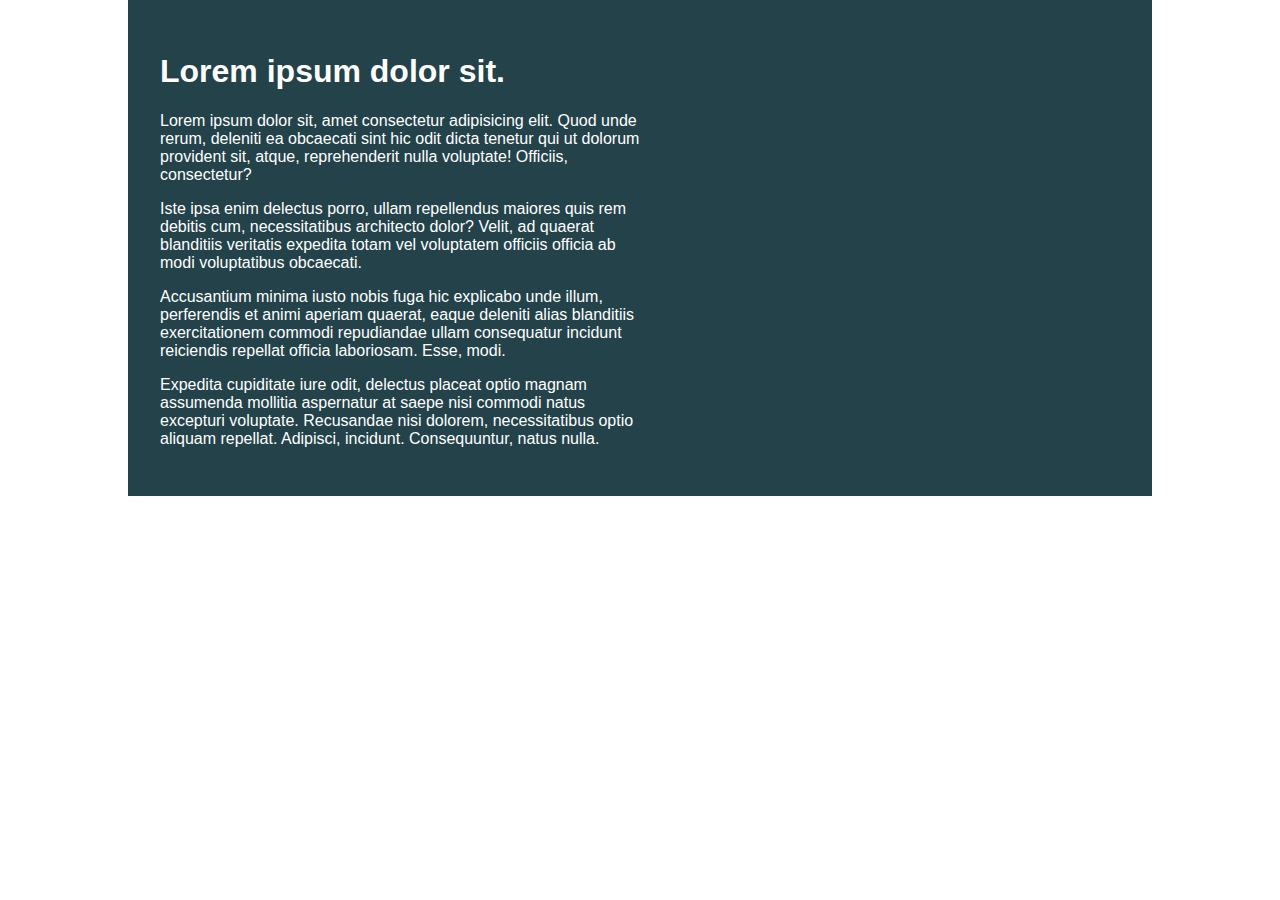
<file: challenge01/index.html>
<!DOCTYPE html>
<html lang="en">

<head>
    <meta charset="UTF-8">
    <meta name="viewport" content="width=device-width, initial-scale=1.0">
    <title>Day 01</title>

    <link rel="stylesheet" href="style.css">
</head>

<body>
    <div class="container">
        <div class="intro-content">
            <h1>Lorem ipsum dolor sit.</h1>
            <p>Lorem ipsum dolor sit, amet consectetur adipisicing elit. Quod unde rerum, deleniti ea obcaecati sint hic
                odit dicta tenetur qui ut dolorum provident sit, atque, reprehenderit nulla voluptate! Officiis,
                consectetur?</p>
            <p>Iste ipsa enim delectus porro, ullam repellendus maiores quis rem debitis cum, necessitatibus architecto
                dolor? Velit, ad quaerat blanditiis veritatis expedita totam vel voluptatem officiis officia ab modi
                voluptatibus obcaecati.</p>
            <p>Accusantium minima iusto nobis fuga hic explicabo unde illum, perferendis et animi aperiam quaerat, eaque
                deleniti alias blanditiis exercitationem commodi repudiandae ullam consequatur incidunt reiciendis
                repellat officia laboriosam. Esse, modi.</p>
            <p>Expedita cupiditate iure odit, delectus placeat optio magnam assumenda mollitia aspernatur at saepe nisi
                commodi natus excepturi voluptate. Recusandae nisi dolorem, necessitatibus optio aliquam repellat.
                Adipisci, incidunt. Consequuntur, natus nulla.</p>
        </div>
    </div>
</body>

</html>
</file>
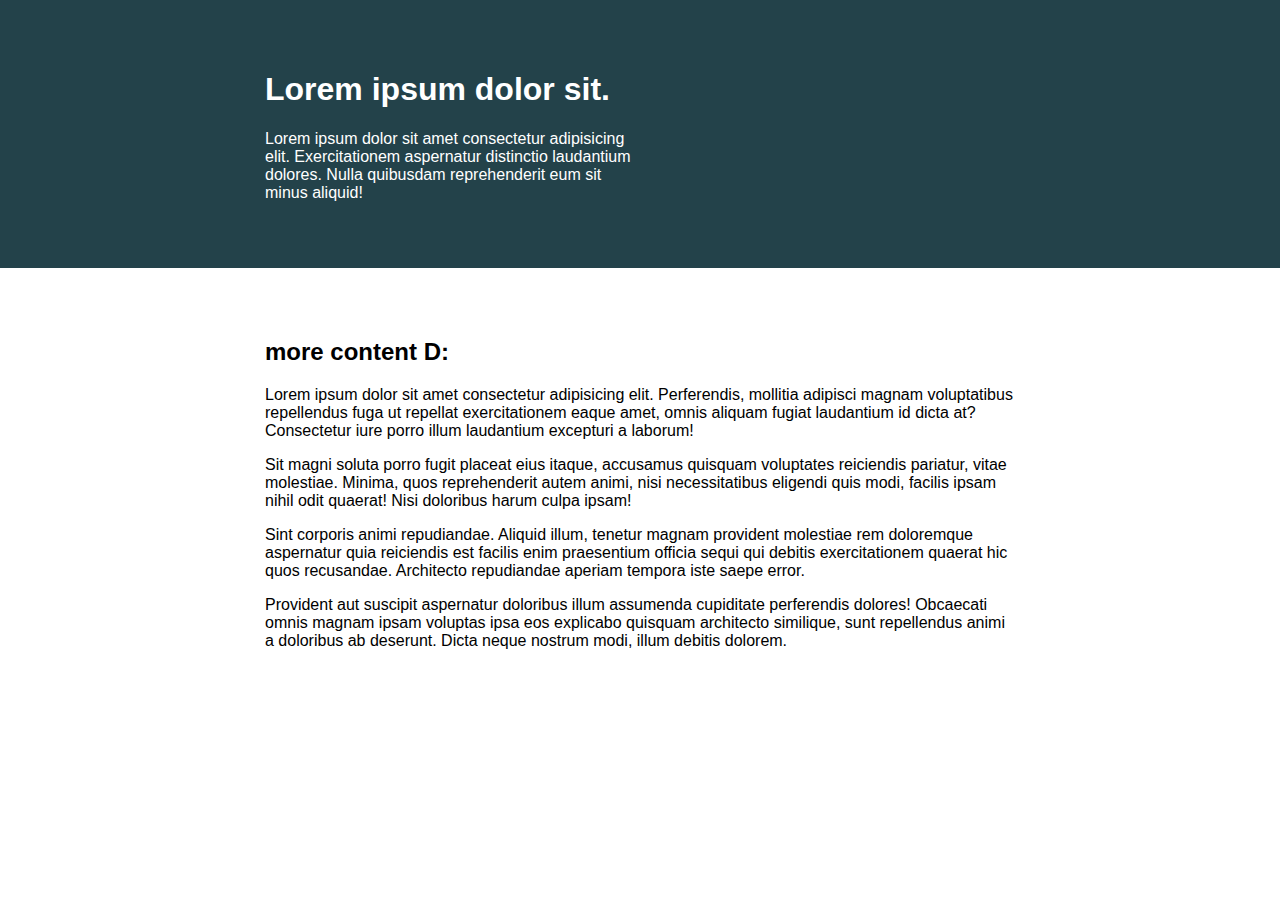
<file: challenge02/index.html>
<!DOCTYPE html>
<html lang="en">
<head> 
    <meta charset="UTF-8">
    <meta name="viewport" content="width=device-width, initial-scale=1.0">
    <title>Day 01</title>
 
    <link rel="stylesheet" href="style.css">
</head>
<body>

    <div class="color">
        <div class="container">
            <div class="intro-content">
                <h1>Lorem ipsum dolor sit.</h1>
                <p>Lorem ipsum dolor sit amet consectetur adipisicing elit. Exercitationem aspernatur distinctio laudantium dolores. Nulla quibusdam reprehenderit eum sit minus aliquid!</p>
            </div>
        </div>
    </div>

    <div class="container">
        <div class="btm-content">
            <h2>more content D:</h2>
                <p>Lorem ipsum dolor sit amet consectetur adipisicing elit. Perferendis, mollitia adipisci magnam voluptatibus repellendus fuga ut repellat exercitationem eaque amet, omnis aliquam fugiat laudantium id dicta at? Consectetur iure porro illum laudantium excepturi a laborum!</p>
                <p>Sit magni soluta porro fugit placeat eius itaque, accusamus quisquam voluptates reiciendis pariatur, vitae molestiae. Minima, quos reprehenderit autem animi, nisi necessitatibus eligendi quis modi, facilis ipsam nihil odit quaerat! Nisi doloribus harum culpa ipsam!</p>
                <p>Sint corporis animi repudiandae. Aliquid illum, tenetur magnam provident molestiae rem doloremque aspernatur quia reiciendis est facilis enim praesentium officia sequi qui debitis exercitationem quaerat hic quos recusandae. Architecto repudiandae aperiam tempora iste saepe error.</p>
                <p>Provident aut suscipit aspernatur doloribus illum assumenda cupiditate perferendis dolores! Obcaecati omnis magnam ipsam voluptas ipsa eos explicabo quisquam architecto similique, sunt repellendus animi a doloribus ab deserunt. Dicta neque nostrum modi, illum debitis dolorem.</p>
        </div>
    </div>

</body>
</html>
</file>
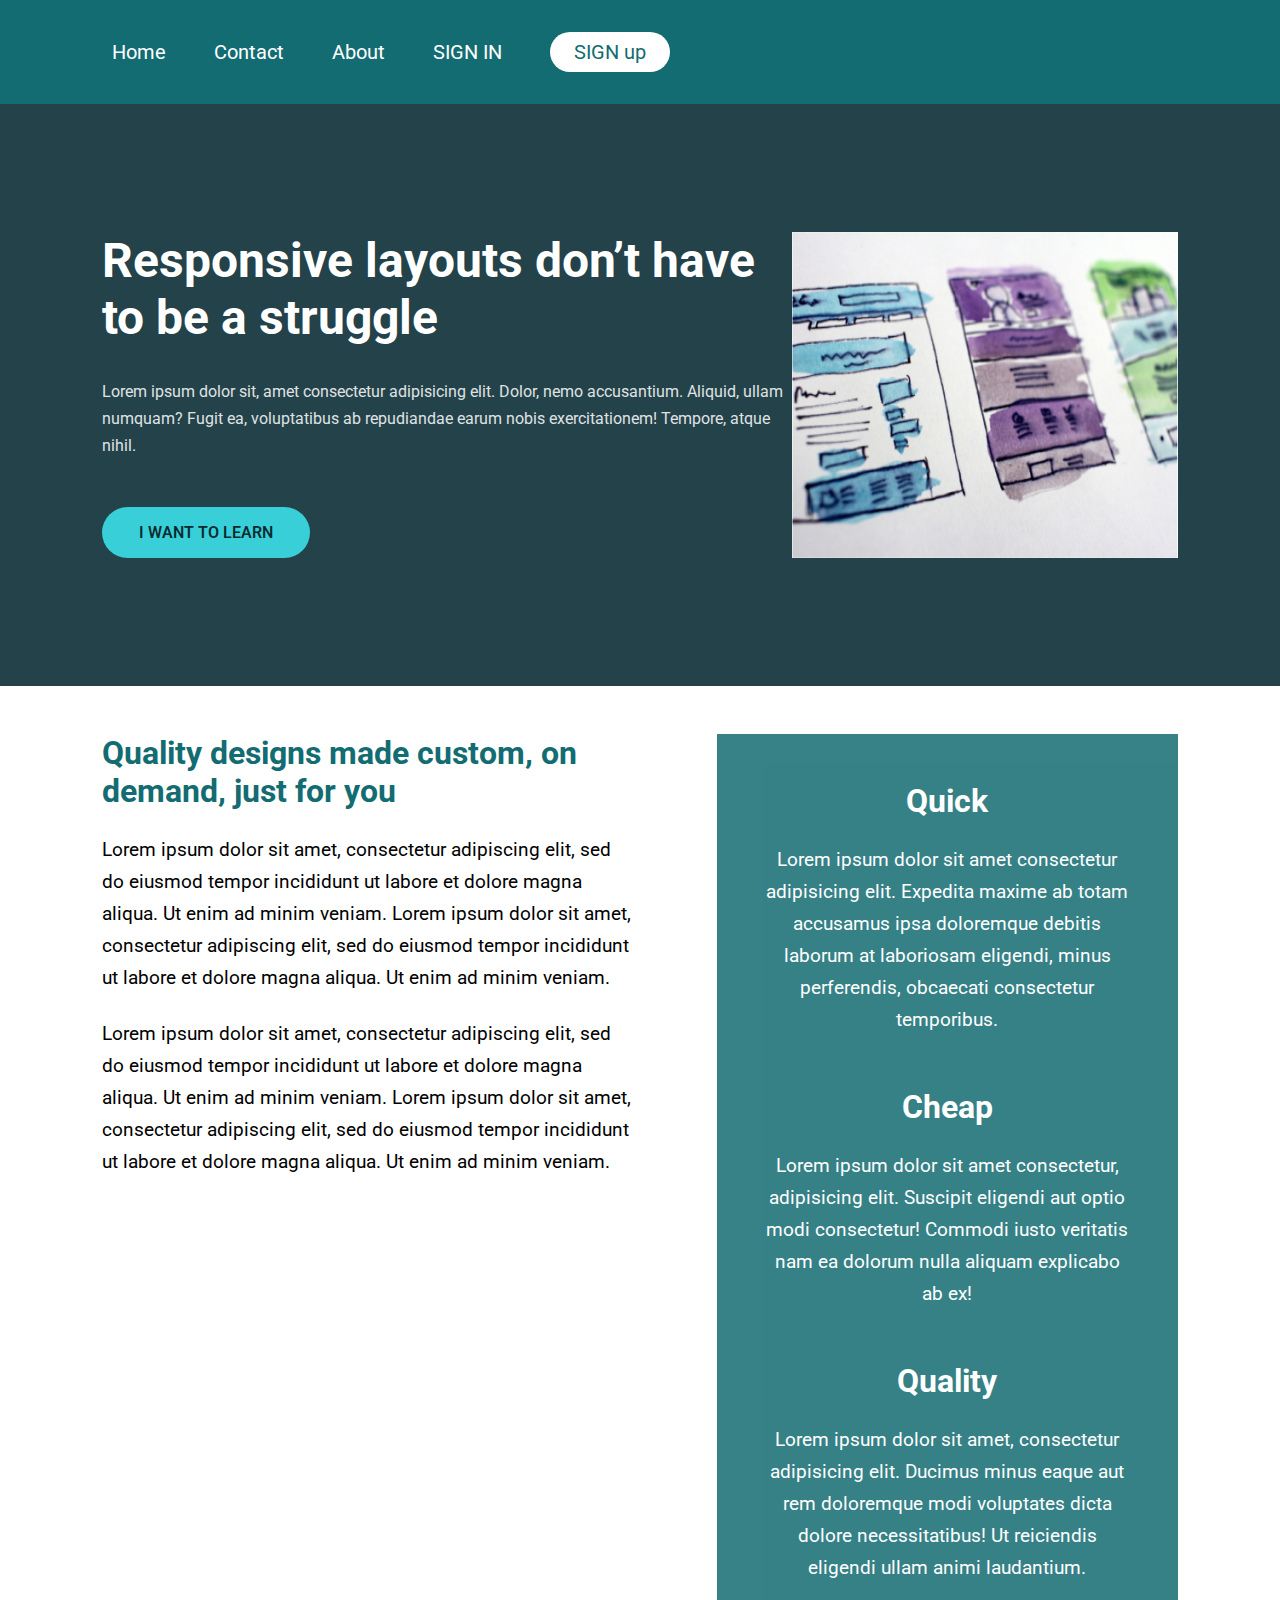
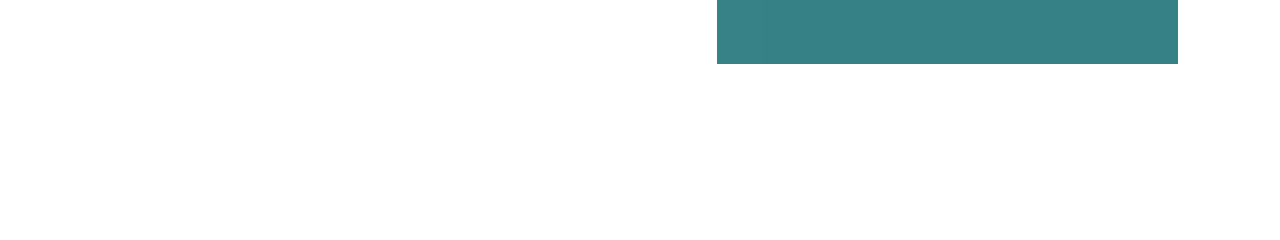
<file: challenge03/index.html>
<!DOCTYPE html>
<html lang="en">
<head>
    <meta charset="UTF-8">
    <meta name="viewport" content="width=device-width, initial-scale=1.0">
    <link rel="preconnect" href="https://fonts.googleapis.com">
    <link rel="preconnect" href="https://fonts.gstatic.com" crossorigin>
    <link href="https://fonts.googleapis.com/css2?family=Roboto:ital,wght@0,400;0,700;0,900;1,700&display=swap" rel="stylesheet">
    <link rel="stylesheet" href="style.css">
    <title>Challenge3</title>
</head>
<body>
    <nav class="nav_container">
        <ul class="nav-list">
            <li class="list-item">Home</li>
            <li class="list-item">Contact</li>
            <li class="list-item">About</li>
            <li class="list-item">SIGN IN</li>
            <li class="list-item spl-btn">SIGN up</li>
        </ul>
    </nav>
    <div class="container flex contStyle">
        
        <div class="content">
            <div class="title">
                <h1>Responsive layouts don’t have to be a struggle
                </h1>
            </div>
            <div class="para">
                <p>
                    Lorem ipsum dolor sit, amet consectetur adipisicing elit. Dolor, nemo accusantium. Aliquid, ullam numquam? Fugit ea, voluptatibus ab repudiandae earum nobis exercitationem! Tempore, atque nihil.
                </p>
            </div>
            <div class="button">
                <a href="">I WANT TO LEARN</a>
            </div>
        </div>
        <img src="img/hero-img.jpg" alt="">
    </div>
    <div class="newBottom flex container">
        <div>
            <h1 class="nb-title">Quality designs made custom, on demand, just for you</h1>
            <p>
                Lorem ipsum dolor sit amet, consectetur adipiscing elit, sed do eiusmod tempor incididunt ut labore et dolore magna aliqua. Ut enim ad minim veniam. Lorem ipsum dolor sit amet, consectetur adipiscing elit, sed do eiusmod tempor incididunt ut labore et dolore magna aliqua. Ut enim ad minim veniam.
            </p>
            <p>
                Lorem ipsum dolor sit amet, consectetur adipiscing elit, sed do eiusmod tempor incididunt ut labore et dolore magna aliqua. Ut enim ad minim veniam. Lorem ipsum dolor sit amet, consectetur adipiscing elit, sed do eiusmod tempor incididunt ut labore et dolore magna aliqua. Ut enim ad minim veniam.
            </p>
        </div>
        <div class="row top">
            <div class="col">
                <div class="col-title">
                    Quick
                </div>
                <p>
                    Lorem ipsum dolor sit amet consectetur adipisicing elit. Expedita maxime ab totam accusamus ipsa doloremque debitis laborum at laboriosam eligendi, minus perferendis, obcaecati consectetur temporibus.
                </p>
            </div>
            <div class="col">
                <div class="col-title">
                    Cheap
                </div>
                <p>
                    Lorem ipsum dolor sit amet consectetur, adipisicing elit. Suscipit eligendi aut optio modi consectetur! Commodi iusto veritatis nam ea dolorum nulla aliquam explicabo ab ex!
                </p>
            </div>
            <div class="col">
                <div class="col-title">
                    Quality
                </div>
                <p>
                    Lorem ipsum dolor sit amet, consectetur adipisicing elit. Ducimus minus eaque aut rem doloremque modi voluptates dicta dolore necessitatibus! Ut reiciendis eligendi ullam animi laudantium.
                </p>
            </div>
        </div>
</div>
    <!-- <div class="bottom row">
        <div class="col">
            <div class="col-title bt">
                Quick
            </div>
            <p>
                Lorem ipsum dolor sit amet consectetur adipisicing elit. Expedita maxime ab totam accusamus ipsa doloremque debitis laborum at laboriosam eligendi, minus perferendis, obcaecati consectetur temporibus.
            </p>
        </div>
        <div class="col">
            <div class="col-title bt">
                Quick
            </div>
            <p>
                Lorem ipsum dolor sit amet consectetur adipisicing elit. Expedita maxime ab totam accusamus ipsa doloremque debitis laborum at laboriosam eligendi, minus perferendis, obcaecati consectetur temporibus.
            </p>
        </div>
    </div> -->
</body>
</html>
</file>
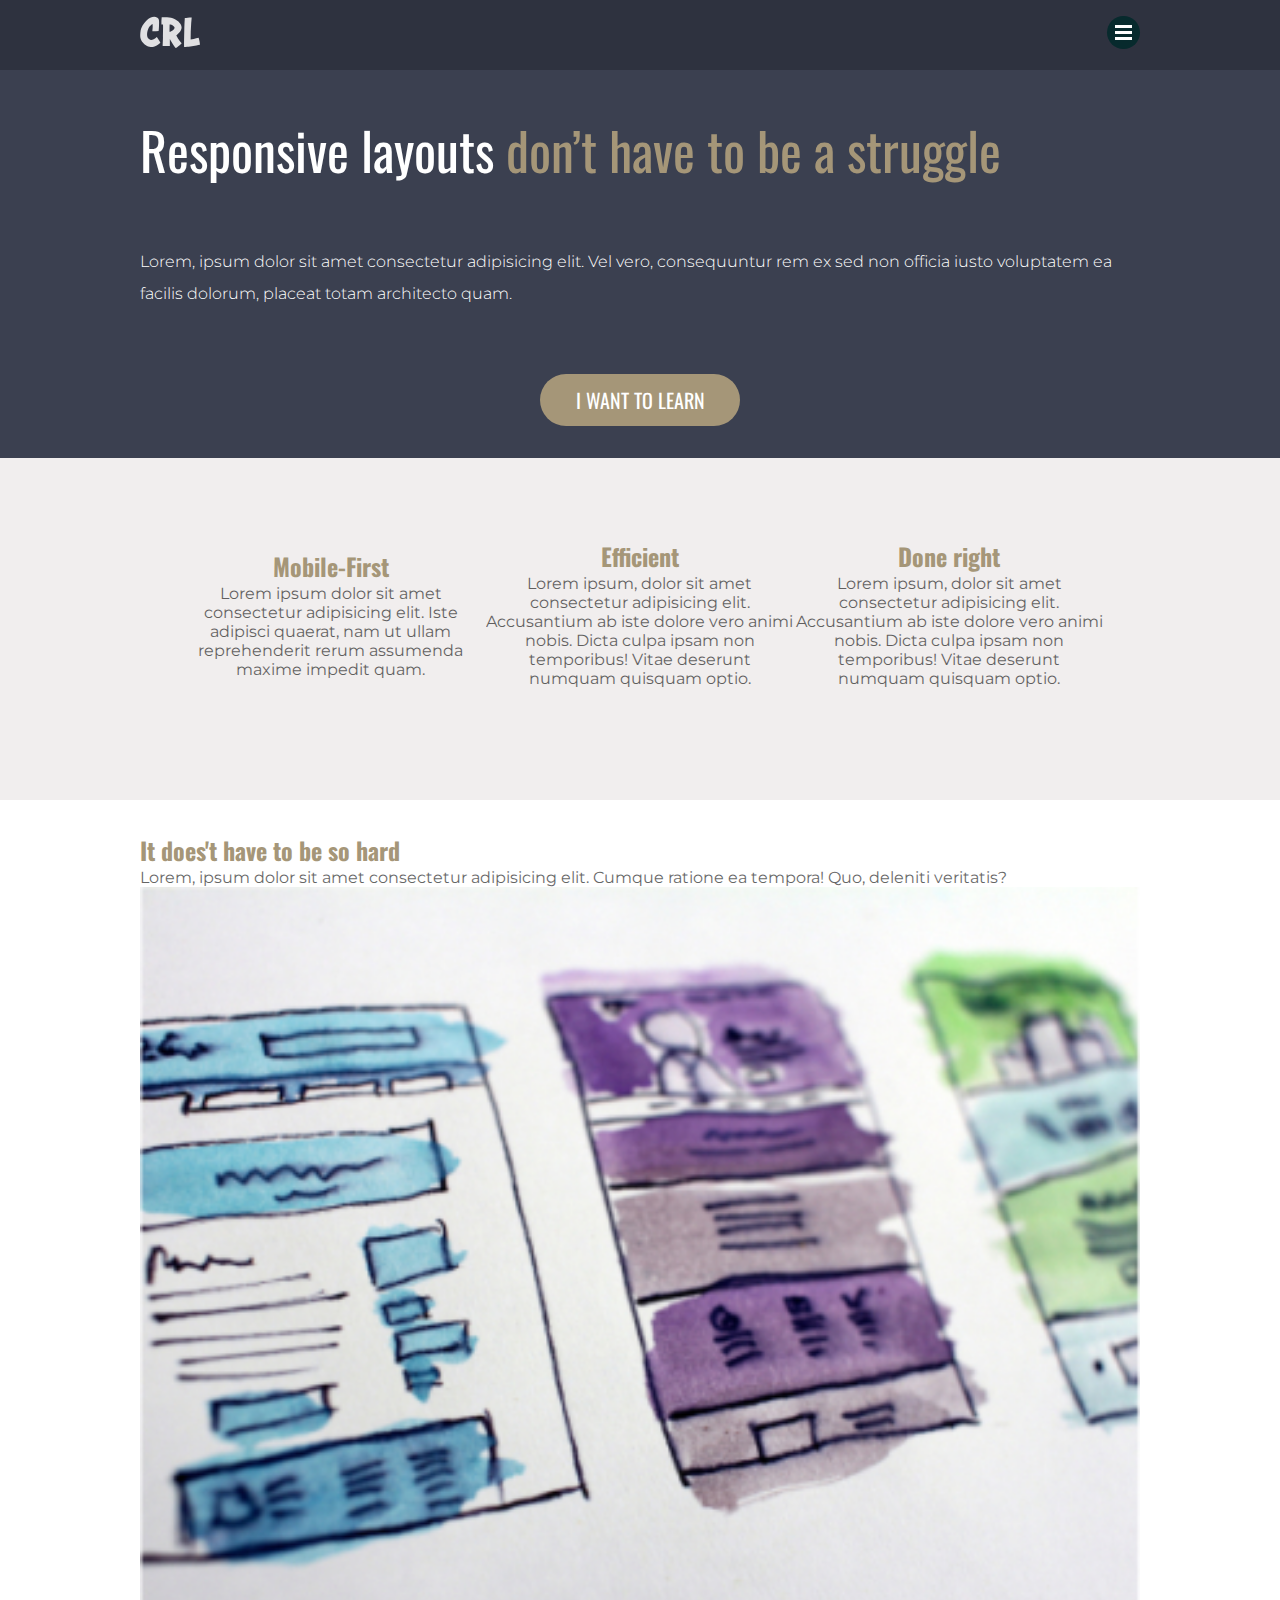
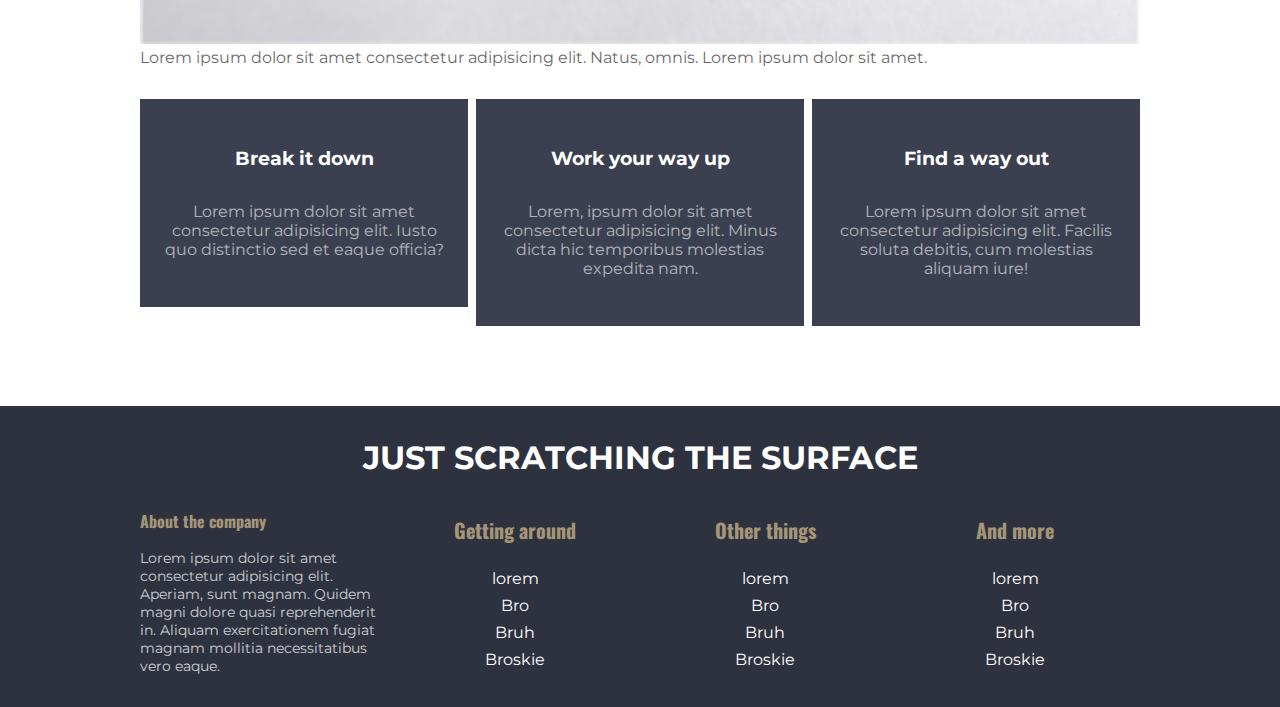
<file: final-challenge/index.html>
<!DOCTYPE html>
<html lang="en">
<head>
    <meta charset="UTF-8">
    <meta name="viewport" content="width=device-width, initial-scale=1.0">
    <link rel="preconnect" href="https://fonts.googleapis.com">
    <link rel="preconnect" href="https://fonts.gstatic.com" crossorigin>
    <link href="https://fonts.googleapis.com/css2?family=Montserrat&family=Oswald:wght@700&display=swap" rel="stylesheet">
    <link rel="stylesheet" href="style.css">
    <title>Final</title>
</head>
<body>
    <header>
        <div class="set-mwidth header-class">
            <a href="">
                <img src="./logo.svg" alt="">
            </a>
            <button href="" class="hamburger nav-toggle">
                <span class="hamburger-line"></span>
            </button>
            <nav class=" nav ">
                <ul class="nav-list">
                    <li class="nav_item list-remove">home</li>
                    <li class="nav_item  list-remove">about</li>
                    <li class="nav_item list-remove">Contact</li>
                    <li class="nav_item list-remove">Sign In</li>
                    <li class="nav_item list-remove sign-up--btn"> SignUp</li>
                </ul>
            </nav>
            
        </div>
    </header>
    <section class="hero">
        <div class="hero-title set-mwidth">
            Responsive layouts <span class="yel-font">don’t have to be a struggle</span>
        </div>
        <div class="hero-text set-mwidth">
            <p>Lorem, ipsum dolor sit amet consectetur adipisicing elit. Vel vero, consequuntur rem ex sed non officia iusto voluptatem ea facilis dolorum, placeat totam architecto quam.</p>
        </div>
        <div class="learn-btn set-mwidth">
            <a href="">
                I Want to learn
            </a>
        </div>
    </section>

    <section class="second">
        <span class="snd-class set-mwidth">
            <div class="snd-sub set-mwidth">
                <h3 class="snd-title">
                    Mobile-First
                </h3>
                <p class="snd-para">
                    Lorem ipsum dolor sit amet consectetur adipisicing elit. Iste adipisci quaerat, nam ut ullam reprehenderit rerum assumenda maxime impedit quam.
                </p>
            </div>
            <div class="snd-sub set-mwidth">
                <h3 class="snd-title">
                    Efficient
                </h3>
                <p class="snd-para">
                    Lorem ipsum, dolor sit amet consectetur adipisicing elit. Accusantium ab iste dolore vero animi nobis. Dicta culpa ipsam non temporibus! Vitae deserunt numquam quisquam optio.
                </p>
            </div>
            <div class="snd-sub set-mwidth">
                <h3 class="snd-title">
                    Done right
                </h3>
                <p class="snd-para">
                    Lorem ipsum, dolor sit amet consectetur adipisicing elit. Accusantium ab iste dolore vero animi nobis. Dicta culpa ipsam non temporibus! Vitae deserunt numquam quisquam optio.
                </p>
            </div>
        </span>
    </section>
    <section class="third set-mwidth">
        <div class="trd-col">
            <h3 class="trd-title--primary yel-font">
                It does't have to be so hard
            </h3>
            <p>Lorem, ipsum dolor sit amet consectetur adipisicing elit. Cumque ratione ea tempora! Quo, deleniti veritatis?            </p>
            <img src="hero-img.jpg" alt="">
            <p>Lorem ipsum dolor sit amet consectetur adipisicing elit. Natus, omnis. Lorem ipsum dolor sit amet.
            </p>            </p>
        </div>
        <div class="trd-col-diff">
            <div class="trd-col--int">
                <h3 class="trd-title--secondary">
                    Break it down
                </h3>
                <p>
                    Lorem ipsum dolor sit amet consectetur adipisicing elit. Iusto quo distinctio sed et eaque officia?
                </p>
            </div>
            <div class="trd-col--int">
                <h3 class="trd-title--secondary">
                    Work your way up
                </h3>
                <p>Lorem, ipsum dolor sit amet consectetur adipisicing elit. Minus dicta hic temporibus molestias expedita nam.                </p>
            </div>
            <div class="trd-col--int">
                <h3 class="trd-title--secondary">
                    Find a way out
                </h3>
                <p>Lorem ipsum dolor sit amet consectetur adipisicing elit. Facilis soluta debitis, cum molestias aliquam iure!                </p>
            </div>
        </div>
    </section>
    <footer class="footer-class">
        <h3 class="footer-title set-mwidth">
            just scratching the surface
        </h3>
        <div class="footchild set-mwidth">
            <div class="about set-mwidth">
                <h4 class="about-title yel-font">
                    About the company
                </h4>
                <p class="about-content">
                    Lorem ipsum dolor sit amet consectetur adipisicing elit. Aperiam, sunt magnam. Quidem magni dolore quasi reprehenderit in. Aliquam exercitationem fugiat magnam mollitia necessitatibus vero eaque.
                </p>
            </div>
            <div class="footer-lists set-mwidth">
                <h4 class="about-title">
                    Getting around
                </h4>
                <ul class="nav-list">
                    <li class="abt-list--item list-remove">
                        lorem
                    </li>
                    <li class="abt-list--item list-remove">
                        Bro
                    </li>
                    <li class="abt-list--item list-remove">
                        Bruh
                    </li>
                    <li class="abt-list--item list-remove">
                        Broskie
                    </li>
                </ul>
            </div>
            <div class="footer-lists set-mwidth">
                <h4 class="about-title">
                    Other things
                </h4>
                <ul class="nav-list">
                    <li class="abt-list--item list-remove">
                        lorem
                    </li>
                    <li class="abt-list--item list-remove">
                        Bro
                    </li>
                    <li class="abt-list--item list-remove">
                        Bruh
                    </li>
                    <li class="abt-list--item list-remove">
                        Broskie
                    </li>
                </ul>
            </div>
            <div class="footer-lists set-mwidth">
                <h4 class="about-title">
                    And more
                </h4>
                <ul class="nav-list">
                    <li class="abt-list--item list-remove">
                        lorem
                    </li>
                    <li class="abt-list--item list-remove">
                        Bro
                    </li>
                    <li class="abt-list--item list-remove">
                        Bruh
                    </li>
                    <li class="abt-list--item list-remove">
                        Broskie
                    </li>
                </ul>
            </div>
        </div>
    </footer>
    
</body>
<script src="main.js"></script>
</html>
</file>
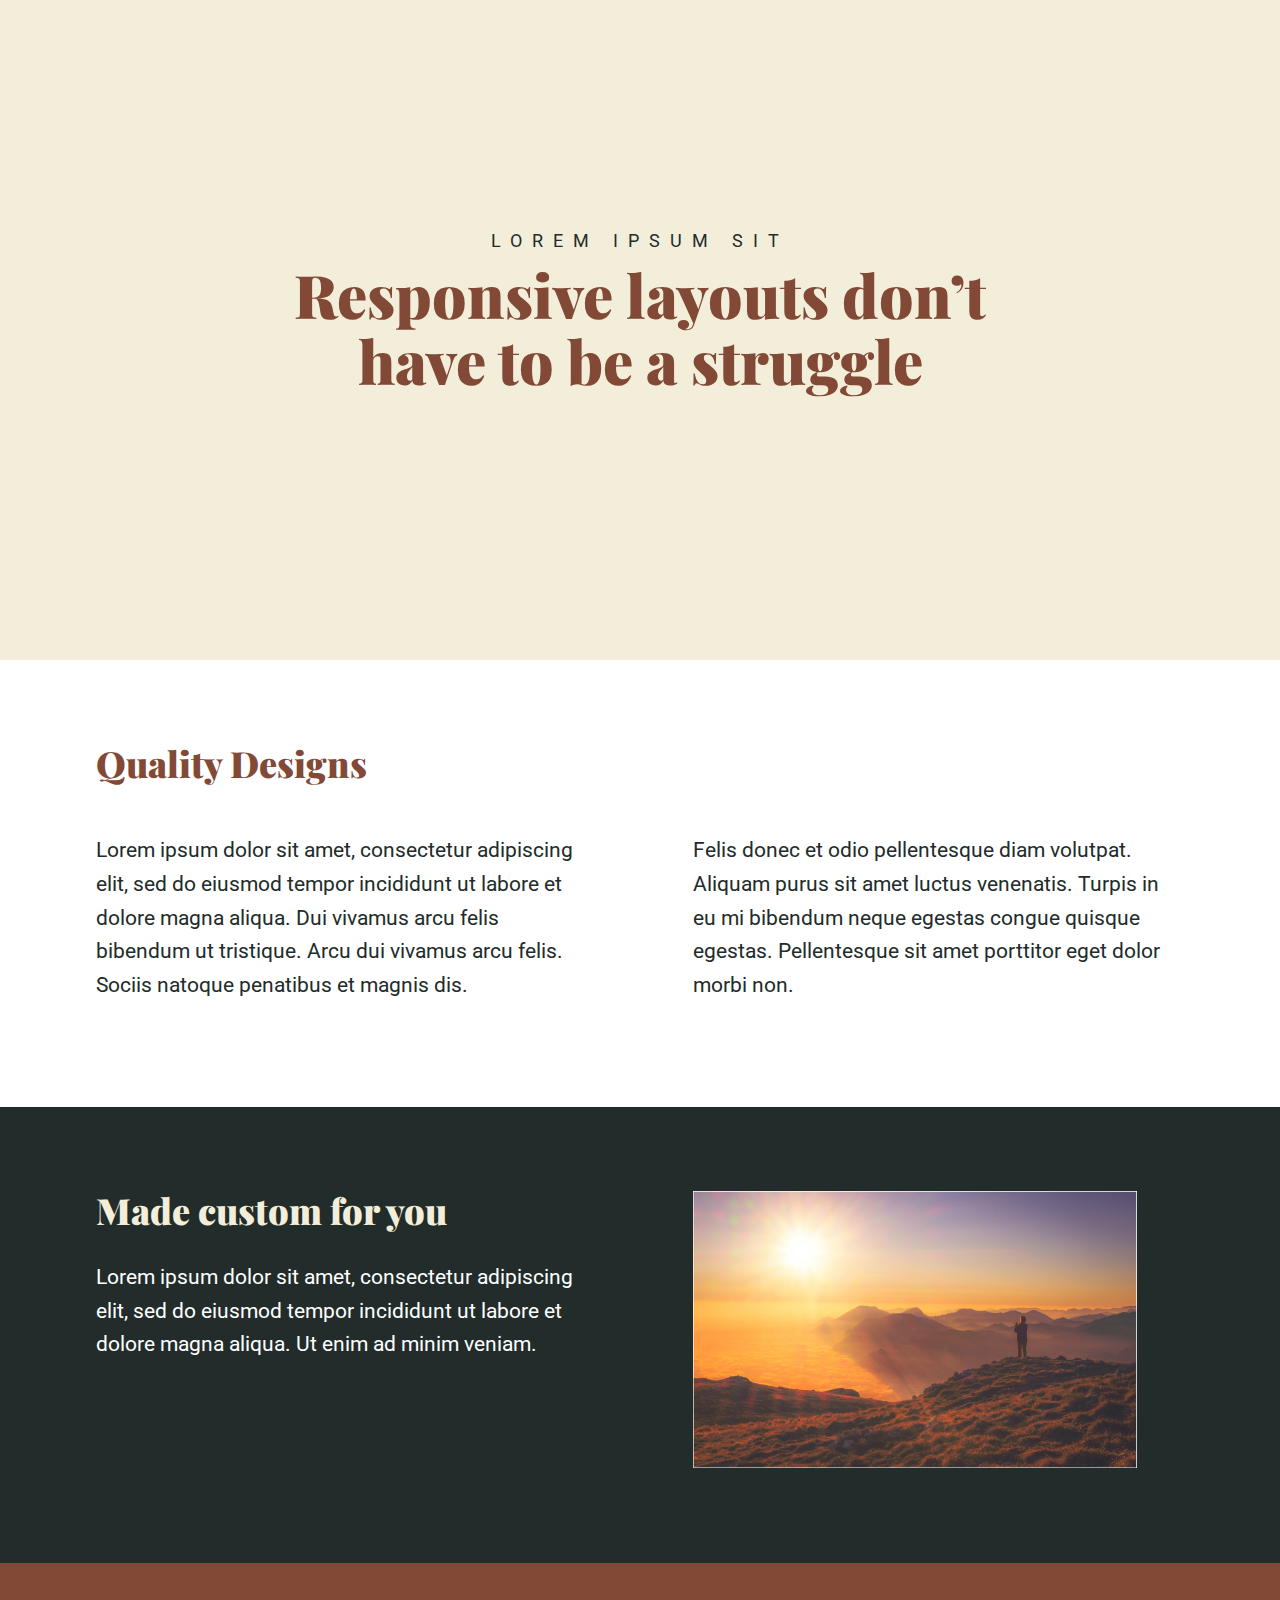
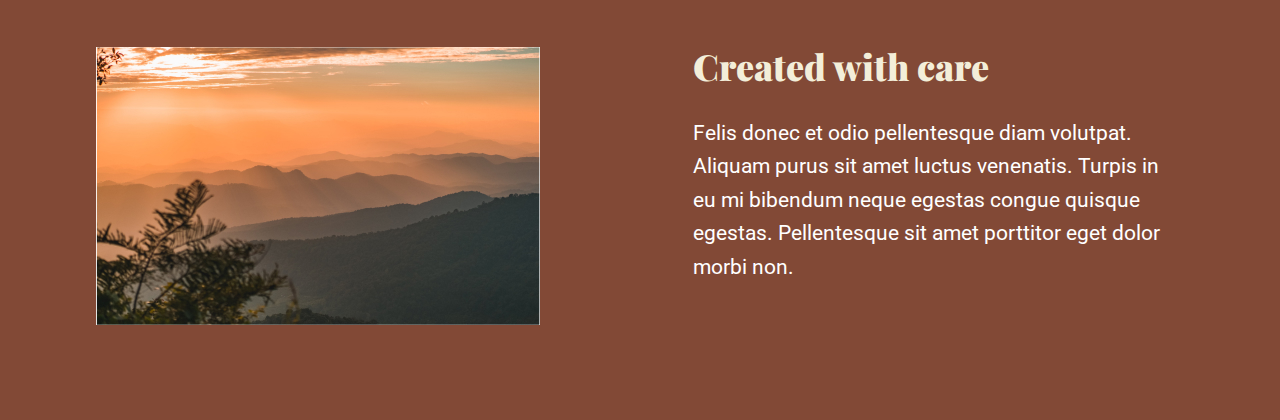
<file: finished/index.html>
<!DOCTYPE html>
<html lang="en">
<head>
    <meta charset="UTF-8">
    <meta name="viewport" content="width=device-width, initial-scale=1.0">
    <title>Conquering Responsive Layouts</title>
    <link href="https://fonts.googleapis.com/css2?family=Playfair+Display:wght@900&family=Roboto:wght@300;400&display=swap" rel="stylesheet"> 
    <link rel="stylesheet" href="style.css">
</head>
<body>
    <section class="intro">
        <div class="container">
            <p class="intro__text">lorem ipsum sit</p>
            <h1 class="intro__title">Responsive layouts don’t<br>
            have to be a struggle</h1>

        </div>
    </section>

    <section class="section-two">
        <div class="container">
            <h2 class="section-title section-title--dark">Quality Designs</h2>
            <div class="row">
                <div class="col">
                    <p>Lorem ipsum dolor sit amet, consectetur adipiscing elit, sed do eiusmod tempor incididunt ut labore et dolore magna aliqua. Dui vivamus arcu felis bibendum ut tristique. Arcu dui vivamus arcu felis. Sociis natoque penatibus et magnis dis. </p>
                </div>
                <div class="col">
                    <p>Felis donec et odio pellentesque diam volutpat. Aliquam purus sit amet luctus venenatis. Turpis in eu mi bibendum neque egestas congue quisque egestas. Pellentesque sit amet porttitor eget dolor morbi non.</p>
                </div>
            </div>
        </div>
    </section>

    <section class="section-three">
        <div class="container row">
            <div class="col">
                <h2 class="section-title">Made custom for you</h2>
                <p>Lorem ipsum dolor sit amet, consectetur adipiscing elit, sed do eiusmod tempor incididunt ut labore et dolore magna aliqua. Ut enim ad minim veniam.</p>
            </div>
            <div class="col">
                <img src="img/image-01.jpg" alt="a sunset over a mountain range">
            </div>
        </div>
    </section>

    <section class="section-four">
        <div class="container row">
            <div class="col">
                <img src="img/image-02.jpg" alt="a sunset over a mountain range with tree branches in the foreground">
            </div>
            <div class="col">
                <h2 class="section-title">Created with care</h2>
                <p>Felis donec et odio pellentesque diam volutpat. Aliquam purus sit amet luctus venenatis. Turpis in eu mi bibendum neque egestas congue quisque egestas. Pellentesque sit amet porttitor eget dolor morbi non.</p>
            </div>
        </div>
    </section>
</body>
</html>
</file>
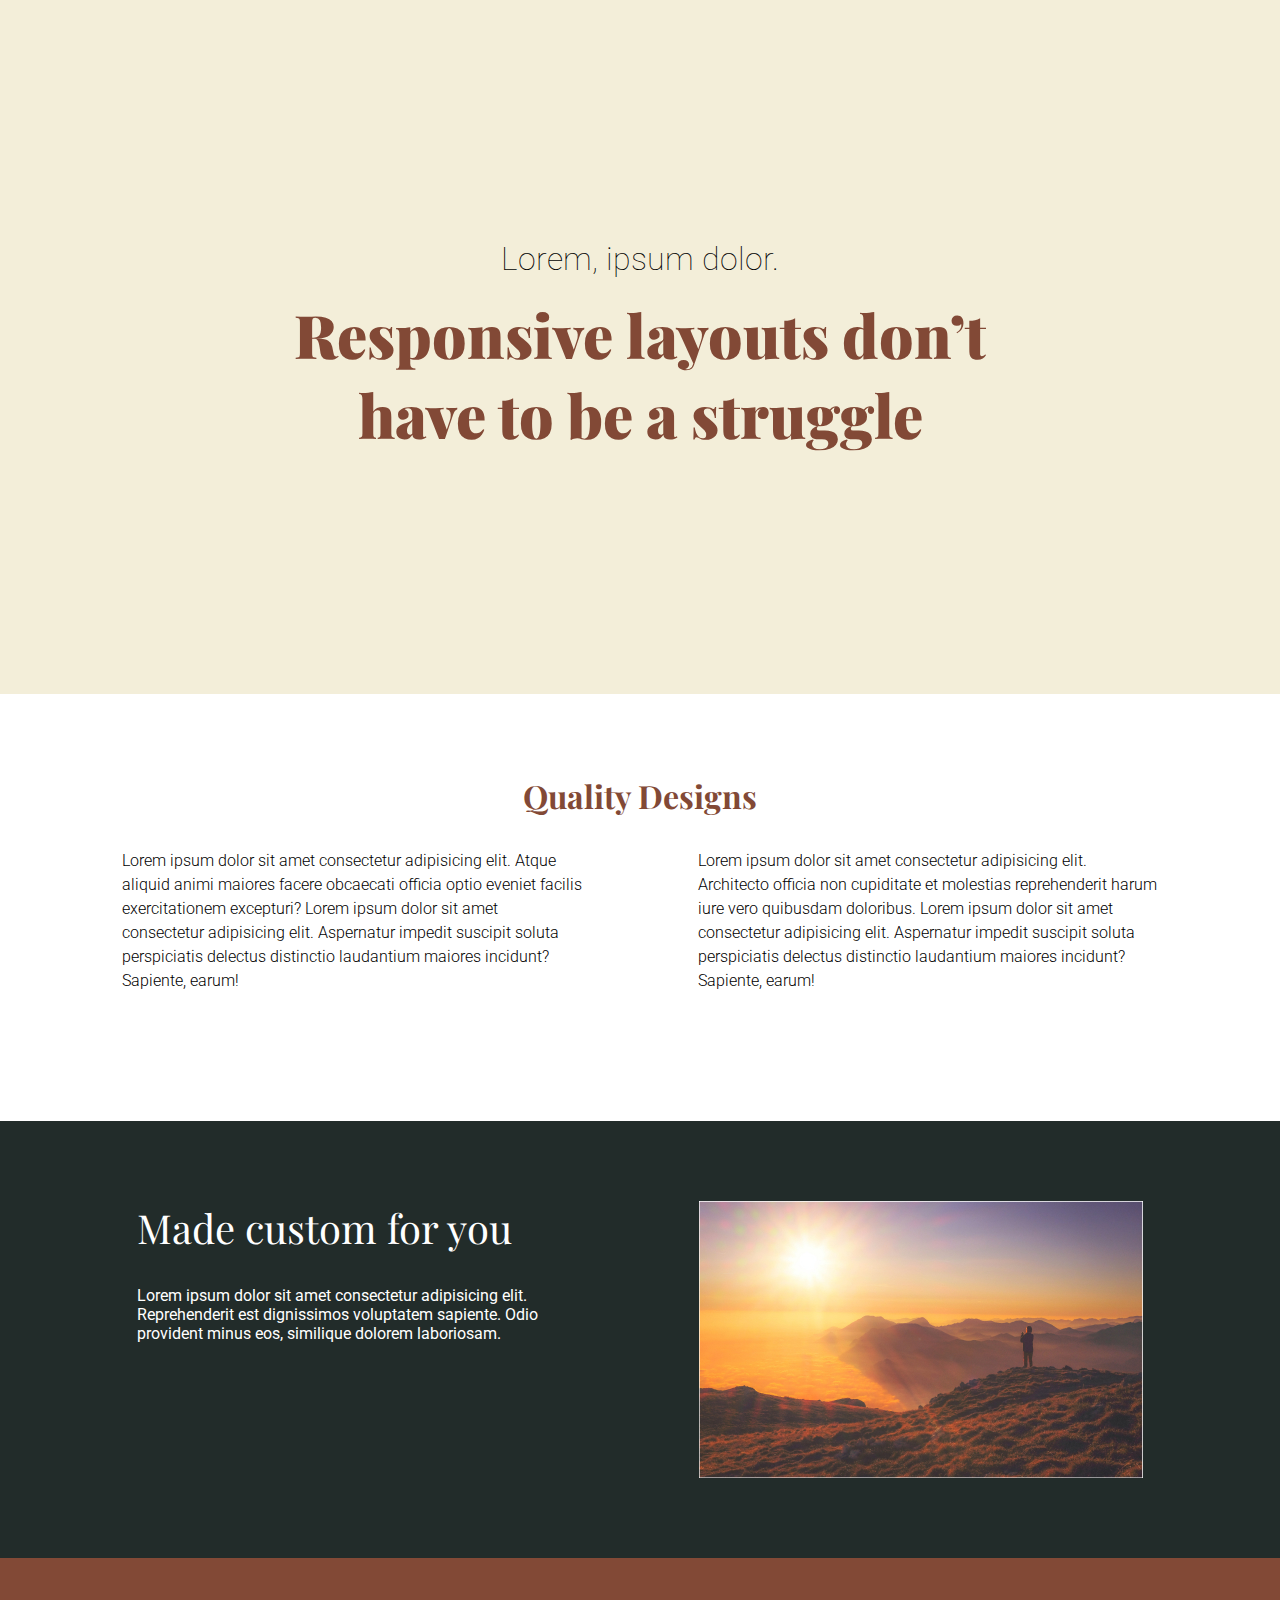
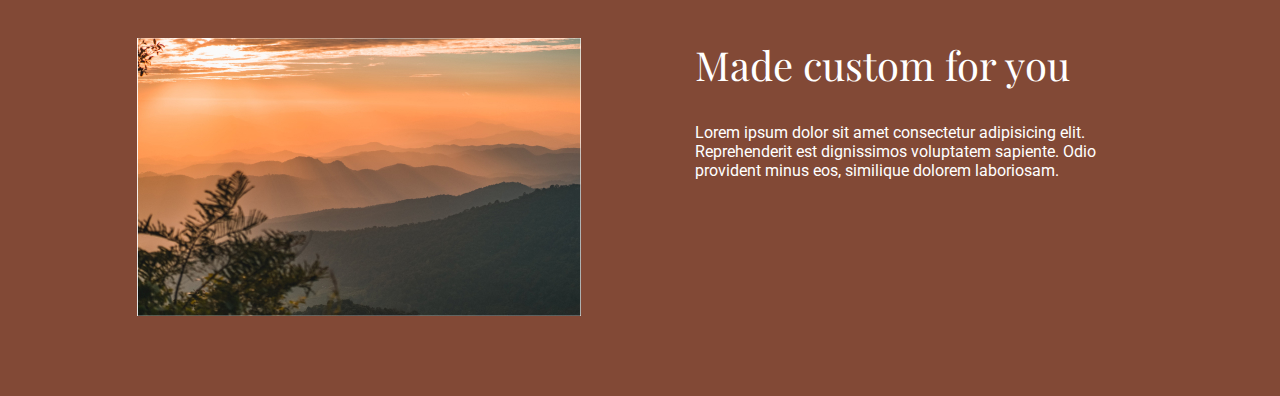
<file: flexbox-challenge-4/index.html>
<!DOCTYPE html>
<html lang="en">
<head>
    <meta charset="UTF-8">
    <meta name="viewport" content="width=device-width, initial-scale=1.0">
    <link rel="preconnect" href="https://fonts.googleapis.com">
    <link rel="preconnect" href="https://fonts.gstatic.com" crossorigin>
    <link href="https://fonts.googleapis.com/css2?family=Playfair+Display:wght@900;400&family=Roboto:wght@300;400&display=swap" rel="stylesheet">
    <link rel="stylesheet" href="style.css">
    <title>Challenge 4</title>
</head>
<body>
    <div class="hero set_pad">
        <h1 class="hero_sub ">
            Lorem, ipsum dolor.
        </h1>
        <h1 class="hero_main">
            Responsive layouts don’t have to be a struggle
        </h1>
    </div>

    <div class="middle set_pad">
        <h3 class="middle_title">Quality Designs</h3>
        <div class="middle_row">
            <div class="col">
                Lorem ipsum dolor sit amet consectetur adipisicing elit. Atque aliquid animi maiores facere obcaecati officia optio eveniet facilis exercitationem excepturi? Lorem ipsum dolor sit amet consectetur adipisicing elit. Aspernatur impedit suscipit soluta perspiciatis delectus distinctio laudantium maiores incidunt? Sapiente, earum!
            </div>
            <div class="col">
                Lorem ipsum dolor sit amet consectetur adipisicing elit. Architecto officia non cupiditate et molestias reprehenderit harum iure vero quibusdam doloribus. Lorem ipsum dolor sit amet consectetur adipisicing elit. Aspernatur impedit suscipit soluta perspiciatis delectus distinctio laudantium maiores incidunt? Sapiente, earum!
            </div>
        </div>
    </div>

    <div class="text_image set_pad">
        <div class="img_content">
            <h4 class="img_content--title">Made custom for you</h4>
            <p class="img_content--para">Lorem ipsum dolor sit amet consectetur adipisicing elit. Reprehenderit est dignissimos voluptatem sapiente. Odio provident minus eos, similique dolorem laboriosam.</p>
        </div>
        <img src="image-01.jpg" alt="" class="img">
    </div>

    <div class="text_image set_pad snd_img">
        <div class="img_content" >
            <h4 class="img_content--title">Made custom for you</h4>
            <p class="img_content--para">Lorem ipsum dolor sit amet consectetur adipisicing elit. Reprehenderit est dignissimos voluptatem sapiente. Odio provident minus eos, similique dolorem laboriosam.</p>
        </div>
        <img src="image-02.jpg" alt="" class="snd_img--file img">
    </div>
    
</body>
</html>
</file>
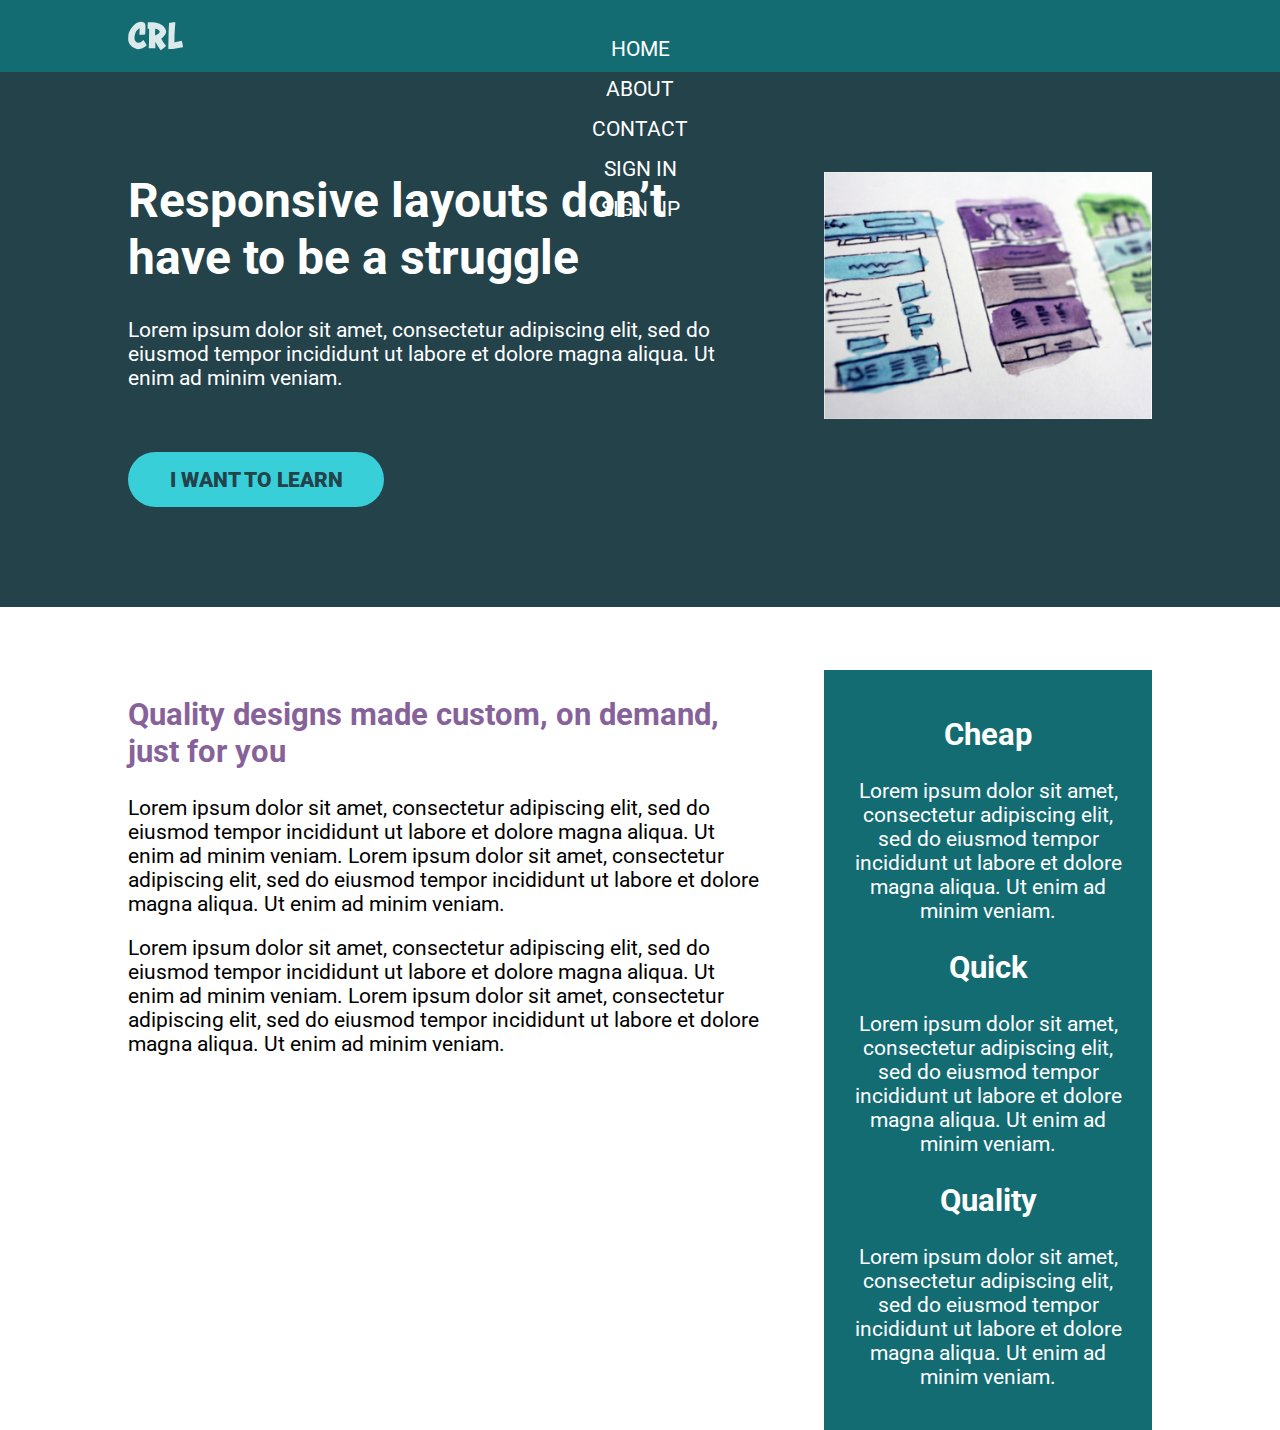
<file: nav-challenge-3/index.html>
<!DOCTYPE html>
<html lang="en">
<head>
    <meta charset="UTF-8">
    <meta name="viewport" content="width=device-width, initial-scale=1.0">
    <title>Conquering Responsive Layouts</title>
    <link href="https://fonts.googleapis.com/css2?family=Roboto:wght@400;900&display=swap" rel="stylesheet"> 
    <link rel="stylesheet" href="style.css">
</head>
<body>
    <header> 
        <div class="container row">
            <button class="nav-toggle" aria-label="open navigation">
                <span class="hamburger"></span>
            </button>
            <a class="logo" href="#">
                <img src="img/logo.svg" alt="conquering responsive layouts">
            </a>
            <nav class="nav">
                <ul class="nav__list nav__list--primary">
                    <li class="nav__item"><a href="#" class="nav__link">Home</a></li>
                    <li class="nav__item"><a href="#" class="nav__link">About</a></li>
                    <li class="nav__item"><a href="#" class="nav__link">Contact</a></li>
                </ul>
                <ul class="nav__list nav__list--secondary">
                    <li class="nav__item"><a href="#" class="nav__link">Sign In</a></li>
                    <li class="nav__item"><a href="#" class="nav__link nav__link--button">Sign up</a></li>
                </ul>
            </nav>
        </div>
    </header>
    
    <section class="hero">
        <div class="container row">
            <div class="hero__text">
                <h1>Responsive layouts don’t have to be a struggle</h1>
                <p>Lorem ipsum dolor sit amet, consectetur adipiscing elit, sed do eiusmod tempor incididunt ut labore et dolore magna aliqua. Ut enim ad minim veniam.</p>
                <a href="#" class="btn">I want to learn</a>
            </div>
            <img src="img/hero-img.jpg" alt="UX design sketches" class="hero__img">
        </div>
    </section> 

    <main class="main container row">
            <section class="primary-content">
                <h2 class="section-title">Quality designs made custom, on demand, just for you</h2>
                <p>Lorem ipsum dolor sit amet, consectetur adipiscing elit, sed do eiusmod tempor incididunt ut labore et dolore magna aliqua. Ut enim ad minim veniam. Lorem ipsum dolor sit amet, consectetur adipiscing elit, sed do eiusmod tempor incididunt ut labore et dolore magna aliqua. Ut enim ad minim veniam.</p>
                <p>Lorem ipsum dolor sit amet, consectetur adipiscing elit, sed do eiusmod tempor incididunt ut labore et dolore magna aliqua. Ut enim ad minim veniam. Lorem ipsum dolor sit amet, consectetur adipiscing elit, sed do eiusmod tempor incididunt ut labore et dolore magna aliqua. Ut enim ad minim veniam.</p>
            </section>
            <aside class="sidebar">
                <h2 class="sidebar-title">Cheap</h2>
                <p>Lorem ipsum dolor sit amet, consectetur adipiscing elit, sed do eiusmod tempor incididunt ut labore et dolore magna aliqua. Ut enim ad minim veniam.</p>

                <h2 class="sidebar-title">Quick</h2>
                <p>Lorem ipsum dolor sit amet, consectetur adipiscing elit, sed do eiusmod tempor incididunt ut labore et dolore magna aliqua. Ut enim ad minim veniam.</p>

                <h2 class="sidebar-title">Quality</h2>
                <p>Lorem ipsum dolor sit amet, consectetur adipiscing elit, sed do eiusmod tempor incididunt ut labore et dolore magna aliqua. Ut enim ad minim veniam.</p>
            </aside>
    </main>

    <script src="main.js"></script>

</body>
</html>
</file>
<file: challenge01/style.css>
/* INSTRUCTIONS
 *
 * 1) Limit the total width of
 *    the .intro-conent to about half
 *    of it's parent
 *
 * 2) Stop the text from overflowing
 *    out the bottom at small screen
 *    widths
 *
 * You may modify the HTML if needed
 *
 */

* {
  box-sizing: border-box;
}

body {
  margin: 0;
  font-family: sans-serif;
}

.container {
  background: #23424a;
  color: white;
  

  width: 80%;
  margin: 0 auto;

  padding: 2em;
}
.intro-content{
 width: 50%;
}
</file>
<file: challenge02/style.css>
/* INSTRUCTIONS
 *
 * 1) Keep the text inside .intro-content
 *    in the same place, but have the background
 *    extend from one side of the viewport
 *    to the other, no matter how wide or narrow
 *    the browser is.
 *
 * 2) Limit the maximum width of the text in the
 *    bottom area.
 *
 * You may modify the HTML if needed
 * (you probably should for this challenge)
 *
 */

* {
  box-sizing: border-box;
}

body {
  margin: 0;
  font-family: sans-serif;
}

.container {
  width: 80%;
  max-width: 750px;
  margin: 0 auto;
  padding: 50px 0;
}

.intro-content {
  width: 50%;
}
.color{
  color: white;
  background: #23424A;
}
</file>
<file: challenge03/style.css>
*{
    box-sizing: border-box;
    padding: 0;
    margin: 0;
}
body{
    font-family: 'Roboto', sans-serif;
}
.top{
    margin-left: 5rem;
}


.container{
    padding: 10% 8%;
    margin-bottom: 3rem;
}
.contStyle{
    background-color: #23424A;
    color: white;
}
.flex{
    display: flex;
    justify-content: space-between;
}
.title{
    font-size: 1.5rem;
    margin-bottom: 2rem;
}
.para{
    font-size: 1rem;
    opacity: 85%;
    line-height: 3ch;
    padding-bottom: 3rem;
}
.button{
    background: #38CFD9;
    font-size: 1rem;    
    font-weight: 550;
    text-align: center;
    width: 13rem;
    padding: 1rem;
    border-radius: 30px;
}
.button > a{
    text-decoration: none;
    color: #072A2D;

}
.content{
    max-width: 700px;
}
.row{
    display: flex;
    flex-direction: column;
    justify-content: space-around;
    text-align: center;
    padding: 3rem 3rem;
    gap: 20px;
    font-size: 1.2rem;
    opacity: 85%;
    background-color: #136C72;
    color: white;
}

.col > p{
    text-align: center;
    line-height: 2rem;
    margin-bottom: 2rem;
}

.col-title{
    font-size: 2rem;
    font-weight: bold;
    opacity: 100%;
}
.bottom{
    background-color: #136C72;
    color: white;
    padding: 2rem 5rem;
}
.nb-title{
    color: #136C72;
}
.newBottom  p{
    margin-top: 1.5rem;
    line-height: 2rem;
    font-size: 1.2rem;
}
.newBottom{
    margin-top: 0;
    padding-top: 0rem;
}
.bt{
    color: white;
}
.nav_container{
    background-color: #136C72;
    color: white;
    padding: 2rem;
    width: 100%;
    padding-left: 7rem;
}
.nav-list{
    display: flex;
    align-items: baseline;
    justify-content: flex-start;
    gap: 3rem;
    width: 100%;
    list-style: none;
    font-size: 1.25rem;

}
.spl-btn{
    background-color: white;
    color: #136C72;
    padding: 0.5rem 1.5rem;
    border-radius: 100px ;
}
img{
    max-width: 100%;
}
</file>
<file: final-challenge/style.css>
*,*::after,*::before{
    box-sizing: border-box;
    margin: 0;
}

:root{
    --oswald : 'Oswald', sans-serif;
    --montsterrat : 'Montserrat', sans-serif;
    --bg-dark : #2E323F;
    --bg-medium : #3B4050;
    --bg-light : #6F737F;
    --font-yellow: #A59678;
}
body{
    margin: 0;
    padding: 0;
    font-family: var(--oswald);
}
img{
    max-width: 100%;
    width: 100%;
}

header{
    background-color: var(--bg-dark);
    color: white;
    padding: 1rem 0 1rem 0;
    position: relative;
}
.yel-font{
    color: var(--font-yellow);
}

.header-class{
    position: relative;
}
.header-class a img{
    max-width: 60px;
}
.hamburger{
    border: 0;
    width: 2.5em;
    height: 2.5em;
    padding: 0em;
    border-radius: 50%;
    background: #072A2D;
    color: white;
    transition: opacity 250ms ease;
    position: absolute;
    right: 0;
}
.hamburger-line {
    width: 50%;
    position: relative;
}

.hamburger-line,
.hamburger-line::before,
.hamburger-line::after {
    display: block;
    margin: 0 auto;
    height: 3px;
    background: white;
}

.hamburger-line::before,
.hamburger-line::after {
    content: '';
    width: 100%;
}

.hamburger-line::before {
    transform: translateY(-6px);
}

.hamburger-line::after {
    transform: translateY(3px);
}
.nav{
    text-transform: uppercase;
    visibility: hidden; 
    position: absolute;
}
.nav-visible{
    visibility: visible;
    position: relative;
    width: 100%;
    display: flex;
    justify-content: center;
}
.list-remove{
    list-style: none;
    text-decoration: none;
}
.set-mwidth{
    max-width: 1000px;
    width: 80%;
    margin: 0 auto;
}
.nav-list{
    padding: 0;
    margin-top: 1rem;
}
.nav_item{
    margin-top: 0.5rem;
}

.hero{
    padding: 3rem 0 2rem 0;
    background-color: var(--bg-medium);
    color: white;
}
.hero-title{
    font-size: 3.25rem;
    line-height: 4rem;
    margin-bottom: 4rem;
}
.hero-text{
    font-size: 1rem;
    font-weight: 300;
    font-family: var(--montsterrat);
    line-height: 2rem;
    padding-bottom: 4rem;
}
.learn-btn{
    background-color: var(--font-yellow);
    text-align: center;
    padding: .7em 1.6em ;
    border-radius: 100px;
    max-width: 200px;
}

.learn-btn a{
    text-decoration: none;
    color: white;
    font-family: var(--oswald);
    text-transform: uppercase;
    font-size: 1.25rem;
}
.second{
    background-color: #f1eeee;
    padding: 2rem 0 2rem 0;
    font-family: var(--montsterrat);
    text-align: center;
}

.snd-title{
    font-family: var(--oswald);
    color: var(--font-yellow);
    margin: 0;
    font-size: 1.5rem;
}
.snd-sub{
    margin-bottom: 2rem;
    max-width: 450px;
}
.snd-para{
    font-weight: 400;
    opacity: 60%;
    font-size: 1rem;
    text-align: center;
}
.third{
    font-family: var(--montsterrat);
    max-width: 600px;
    padding: 2rem 0 2rem 0;
}
.trd-col-diff{
    padding: 2rem 0 2rem 0;
}
.trd-title--primary {
    font-family: var(--oswald);
    font-size: 1.5rem;
}
.third p {
    opacity: 60%;
}

.third-col img{
    width: 100%;
}

.trd-col--int{
    background-color: var(--bg-medium);
    color: white;
    padding: 1rem;
    margin-bottom: 1rem;
    text-align: center;
}

.footer-class{
background-color: var(--bg-dark);
color: white;
font-family: var(--montsterrat);
padding: 2rem 0 2rem 0;
}

.footer-title{
    font-size: 2rem;
    padding-bottom: 2rem;
    text-transform: uppercase;
}

.about-title{
    font-family: var(--oswald);
    color: var(--font-yellow);
}

.about-content{
font-family: var(--montsterrat);
font-size: 0.9rem;
opacity: 75%;
padding-top: 1rem;
}

.footer-lists{
    text-align: center;
    margin-top: 2rem;
    font-size: 1.25rem;
}
.abt-list--item{
    font-size: 1rem;
    padding-top: 0.5rem;
}
.footer-title{
    text-align: center;
}

@media(min-width: 700px){
    .trd-col--int{
        width: 30%;
        padding: 3rem 1rem;
        flex-shrink: 1;
        flex-grow: 1;
    }
    .trd-col--int + .trd-col--int{
        margin-left: 0.5rem;
    }
    .trd-col-diff{
        display: flex;
        align-items: flex-start;
        justify-content: space-between;
    }
    .third{
        max-width: 1000px;
    }
    .trd-title--secondary{
        padding-bottom: 2rem;
    }
}
@media(min-width:1000px){
    .snd-class{
        display: flex;
        justify-content: space-around;
        align-items: center;
        padding: 3rem;
        max-width: 1500px;
    }
    .footchild{
        display: flex;
        align-items: center;
        justify-content: flex-start;
    }
    .footer-lists{
        margin-top: 0;
    }

}
</file>
<file: finished/style.css>
*, *::before, *::after {
    box-sizing: border-box;
}

/* 

font-family: 'Roboto', sans-serif;
font-family: 'Playfair Display', serif;

*/

body {
    margin: 0;
    font-family: 'Roboto', sans-serif;
    font-size: 1.3125rem;
    line-height: 1.6;
    color: #222C2A;
}

img {
    max-width: 100%;
}

h1, h2 {
    font-family: 'Playfair Display', serif;
    font-weight: 900;
    margin-top: 0;
    line-height: 1.1;
}

section {
    padding: 4em 0;
}

.container {
    width: 85%;
    margin: 0 auto;
    max-width: 1128px;
}

.section-title {
    font-size: 2.25rem;
    color: #F3EED9;
}

.section-title--dark {
    color: #824936;
}

.intro {
    background: #F3EED9;
    text-align: center;
    color: #824936;
    min-height: 660px;

    display: flex;
    align-items: center;
}

.intro__text {
    text-transform: uppercase;
    letter-spacing: 10px;
    font-size: 1.125rem;
    color: #222C2A;
    margin: 0 0 .25em;
}

.intro__title {
    font-size: 3rem;
}

.section-three {
    background-color: #222C2A;
    color: #fff;
}

.section-four {
    background-color: #824936;
    color: #fff;
}

@media (min-width: 800px) {
    .row {
        display: flex;
    }

    .col {
        width: 100%;
    }

    .col + .col {
        margin-left: 5em;
    }

    .intro__title {
        font-size: 3.75rem;
    }
}
</file>
<file: flexbox-challenge-4/style.css>
*{
    box-sizing: border-box;
    padding: 0;
    margin: 0;
}
body{

    font-family: 'Roboto', sans-serif;
}
img{
    max-width: 100%;
}
.set_pad{
    padding: 0 4rem;
}
.hero{
    text-align: center;
    background-color: #F3EED9;
    display: flex;
    flex-direction: column;
    align-items: center;
    justify-content: center;
    padding: 15rem;
    margin-bottom: 5rem;
}
.hero_sub{
    font-family: 'Roboto', sans-serif;
    font-size: 2rem;
    font-weight: 100;
    margin-bottom: 1rem;
    max-width: 1128px;
}
.hero_main{
    font-family: 'Playfair Display', serif;
    font-weight: 900;
    font-size: 3.75rem;
    color: #824936;
    max-width: 800px;
}
.middle{
    display: flex;
    flex-direction: column;
    align-items: center;
    justify-content: center;
    margin-bottom: 5rem;
}
.middle_title{
    color: #824936;
    font-size: 2rem;
    font-family: 'Playfair Display', serif;
    margin-bottom: 2rem;
}
.middle_row{
    display: flex;
    margin-bottom: 3rem;
    align-items: center;
    justify-content: space-around;
    width: 100%;
    max-width: 1200px;
    gap: 9;
    font-weight: 300;
    line-height: 1.5rem;
}

.col{
    text-align: left;
    width: 40%;
}

.text_image{
    display: flex;
    justify-content: space-around;
    background-color: #222C2A;
    color: white;
    padding: 5rem;
}
.snd_img{
    background-color: #824936;
}
.img_content{
    display: flex;
    flex-direction: column;
    width: 40%;
    align-items: flex-start;
}
.img_content--title{
    font-family: 'Playfair Display', serif;
    font-size: 2.5rem;
    font-weight: 100;
    padding-bottom: 2rem;
}
.snd_img--file{
    order: -1;
}
.img{
    align-self: flex-start;
}
</file>
<file: nav-challenge-3/style.css>
/* Challenge

   Make the navigation layout work
   on both mobile and large screens.

   Mobile-first, so mobile styles first,
   then add the large screen styles
   inside the existing media query

*/

*, *::before, *::after {
    box-sizing: border-box;
}

body {
    margin: 0;
    font-family: 'Roboto', sans-serif;
    font-size: 1.3rem;
}

img {
    max-width: 100%;
}

h1 {
    font-size: 3rem;
    margin-top: 0;
}

.section-title {
    color: #87629A;
}

.btn {
    display: inline-block;
    text-decoration: none;
    text-transform: uppercase; 
    color: #23424A;
    font-weight: 900;
    background-color: #38CFD9;
    padding: .75em 2em;
    border-radius: 100px;
}

.btn:hover,
.btn:focus {
    opacity: .75; 
}

.container {
    width: 80%;
    max-width: 1100px;
    margin: 0 auto;
    /* added for nav-toggle positioning */
    position: relative;
}

header {
    background: #136c72;
    padding: 1em 0;
    text-align: center;
}

.nav {
    width: 100%;
}

.nav-toggle {
    cursor: pointer;
    border: 0;
    width: 3em;
    height: 3em;
    padding: 0em;
    border-radius: 50%;
    background: #072A2D;
    color: white;
    transition: opacity 250ms ease;
    position: absolute;
    left: 0;
}

.nav-toggle:focus,
.nav-toggle:hover {
    opacity: .75;
}

.hamburger {
    width: 50%;
    position: relative;
}

.hamburger,
.hamburger::before,
.hamburger::after {
    display: block;
    margin: 0 auto;
    height: 3px;
    background: white;
}

.hamburger::before,
.hamburger::after {
    content: '';
    width: 100%;
}

.hamburger::before {
    transform: translateY(-6px);
}

.hamburger::after {
    transform: translateY(3px);
}

/* made changes here from video
   to make it more accessible.
   
   Works the same :) */
.nav {
    visibility: hidden;
    height: 0;
    position: absolute;
}

.nav--visible {
    visibility: visible;
    height: auto;
    position: relative;
} 


.logo {
    height: 30px;
}


.hero {
    padding: 100px 0;
    background-color: #23424A;
    color: #FFF;
}

.hero__img {
    margin-top: 2em;
}


.hero p {
    margin-bottom: 3em;
}

.main {
    margin-top: 3em;
}


.sidebar {
    padding: 1em;
    text-align: center;
    color: #fff;
    background-color: #136c72;

}
.nav{
    display: flex;
    flex-direction: column;
    justify-content: center;
    align-items: center;
    width: 100%;
}
.nav__list{
    margin: 0;
    padding: 0;
    list-style: none;
}
.nav__link{
    color: white;
    text-decoration: none;
    text-transform: uppercase;
}
.nav__item{
    margin-top: 1rem;
}



@media (min-width: 800px) {

    
    .nav-toggle {
        display: none;
    }

    .nav {
        visibility: visible;
        display: flex;
        height: auto;
    }

    .row {
        display: flex;
        justify-content: space-between;

    }

    .hero__text {
        width: 62%;
    }
    
    .hero__img {
        width: 32%;
        align-self: flex-start;
        margin: 0;
    }
    
    .primary-content {
        width: 62%;
    }

    .sidebar {
        width: 32%;
    }
    
    
}
</file>
